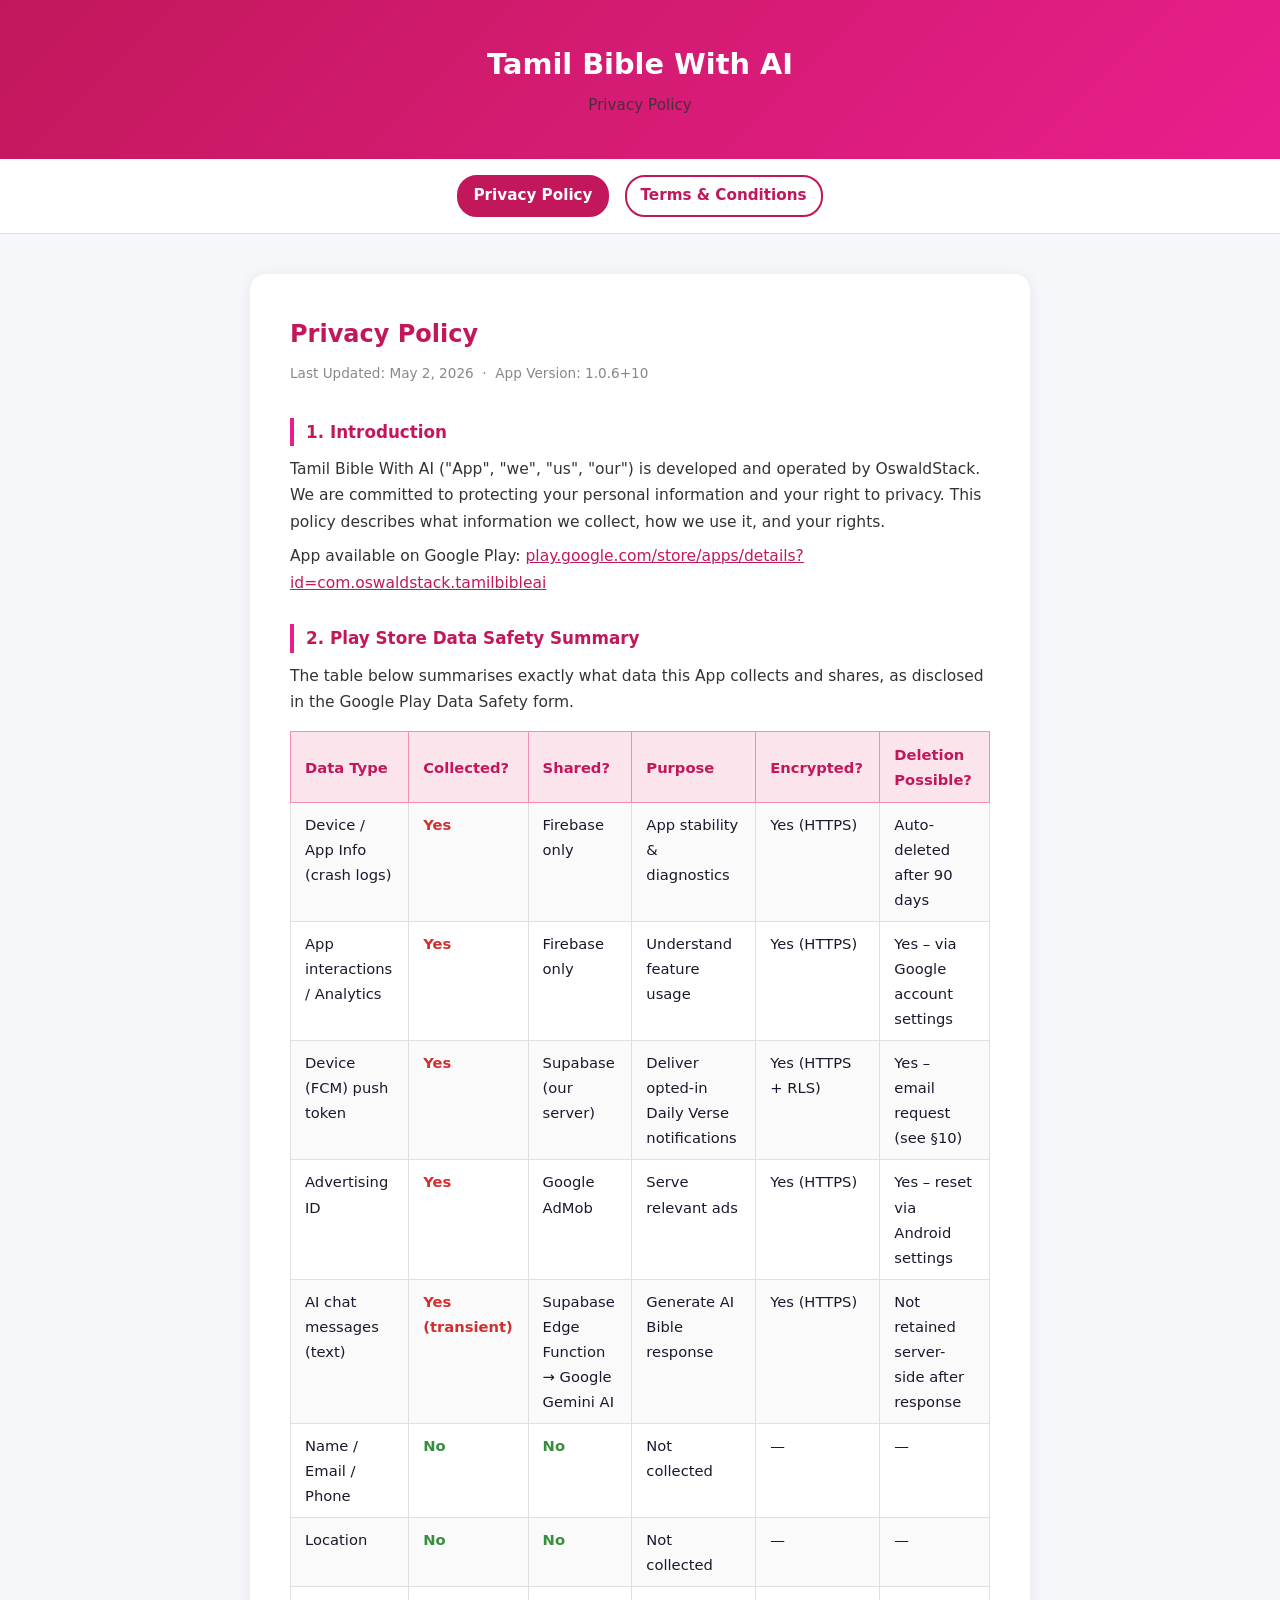
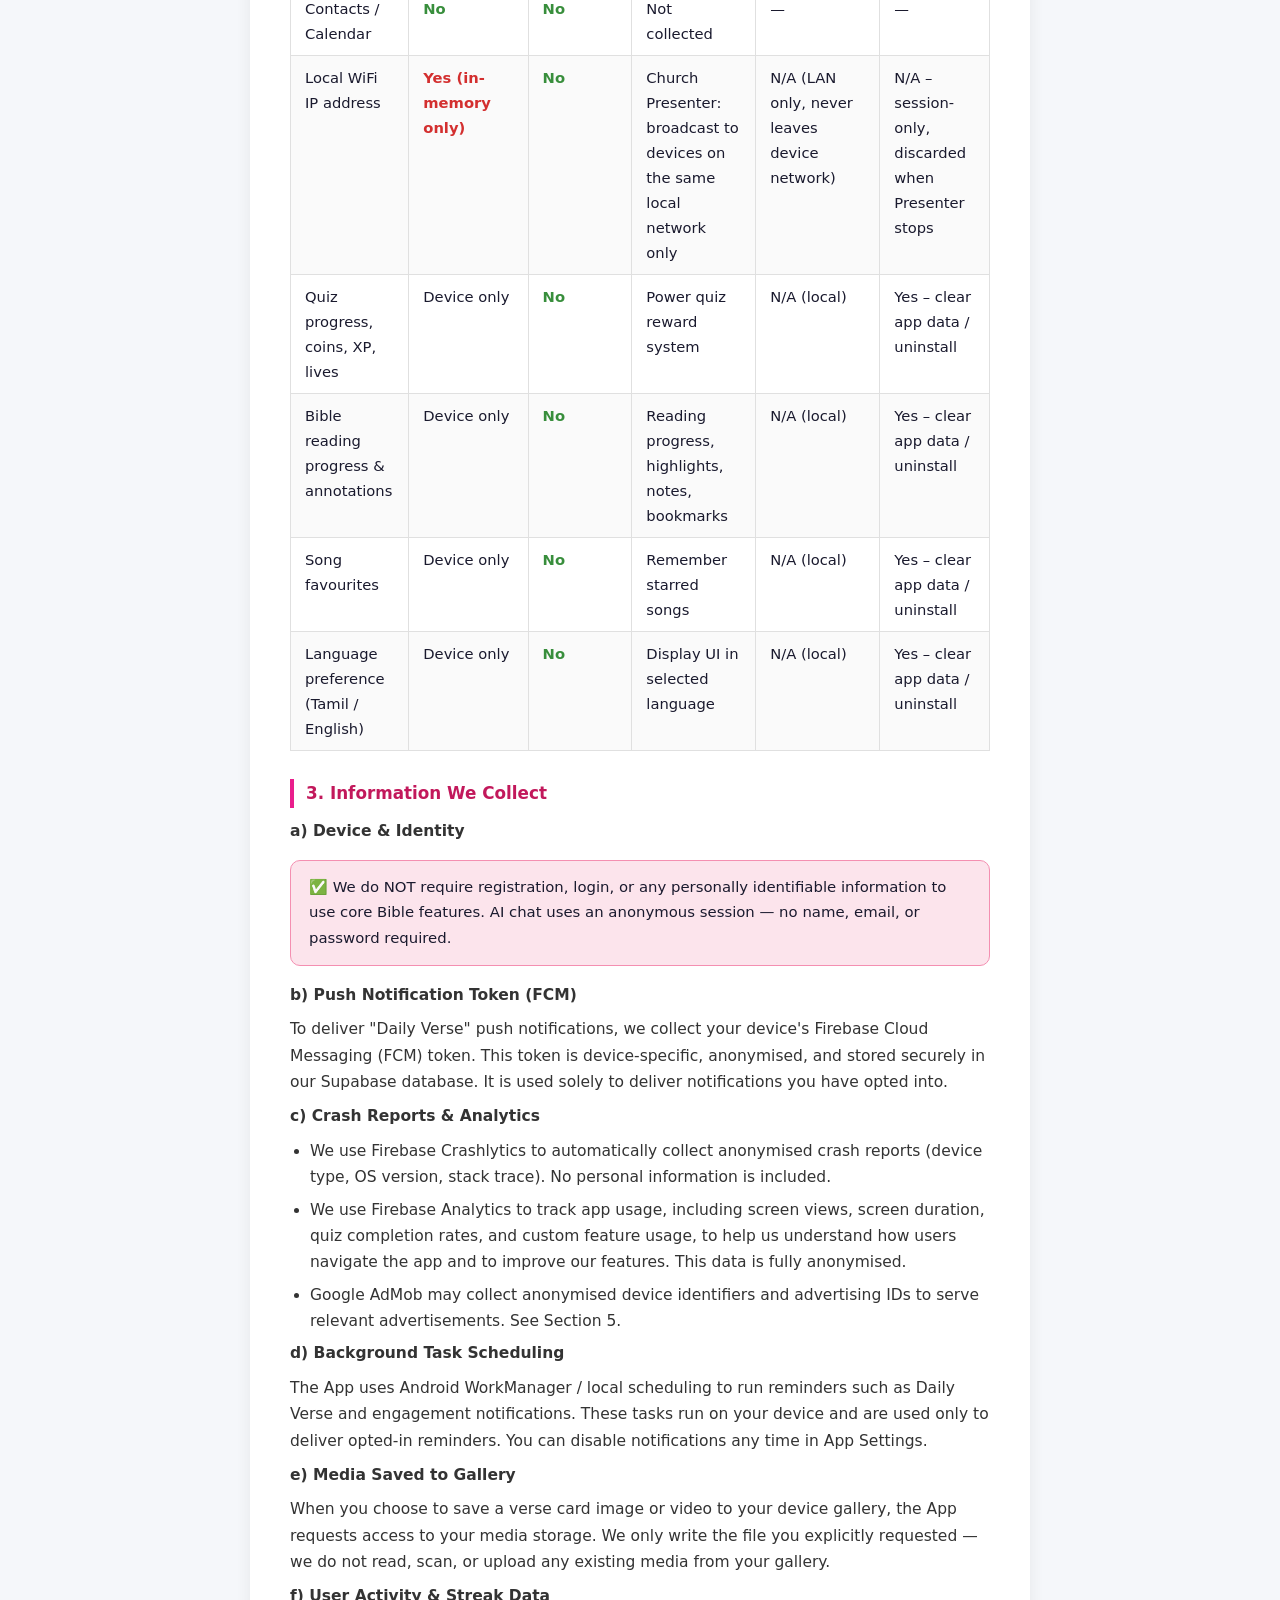
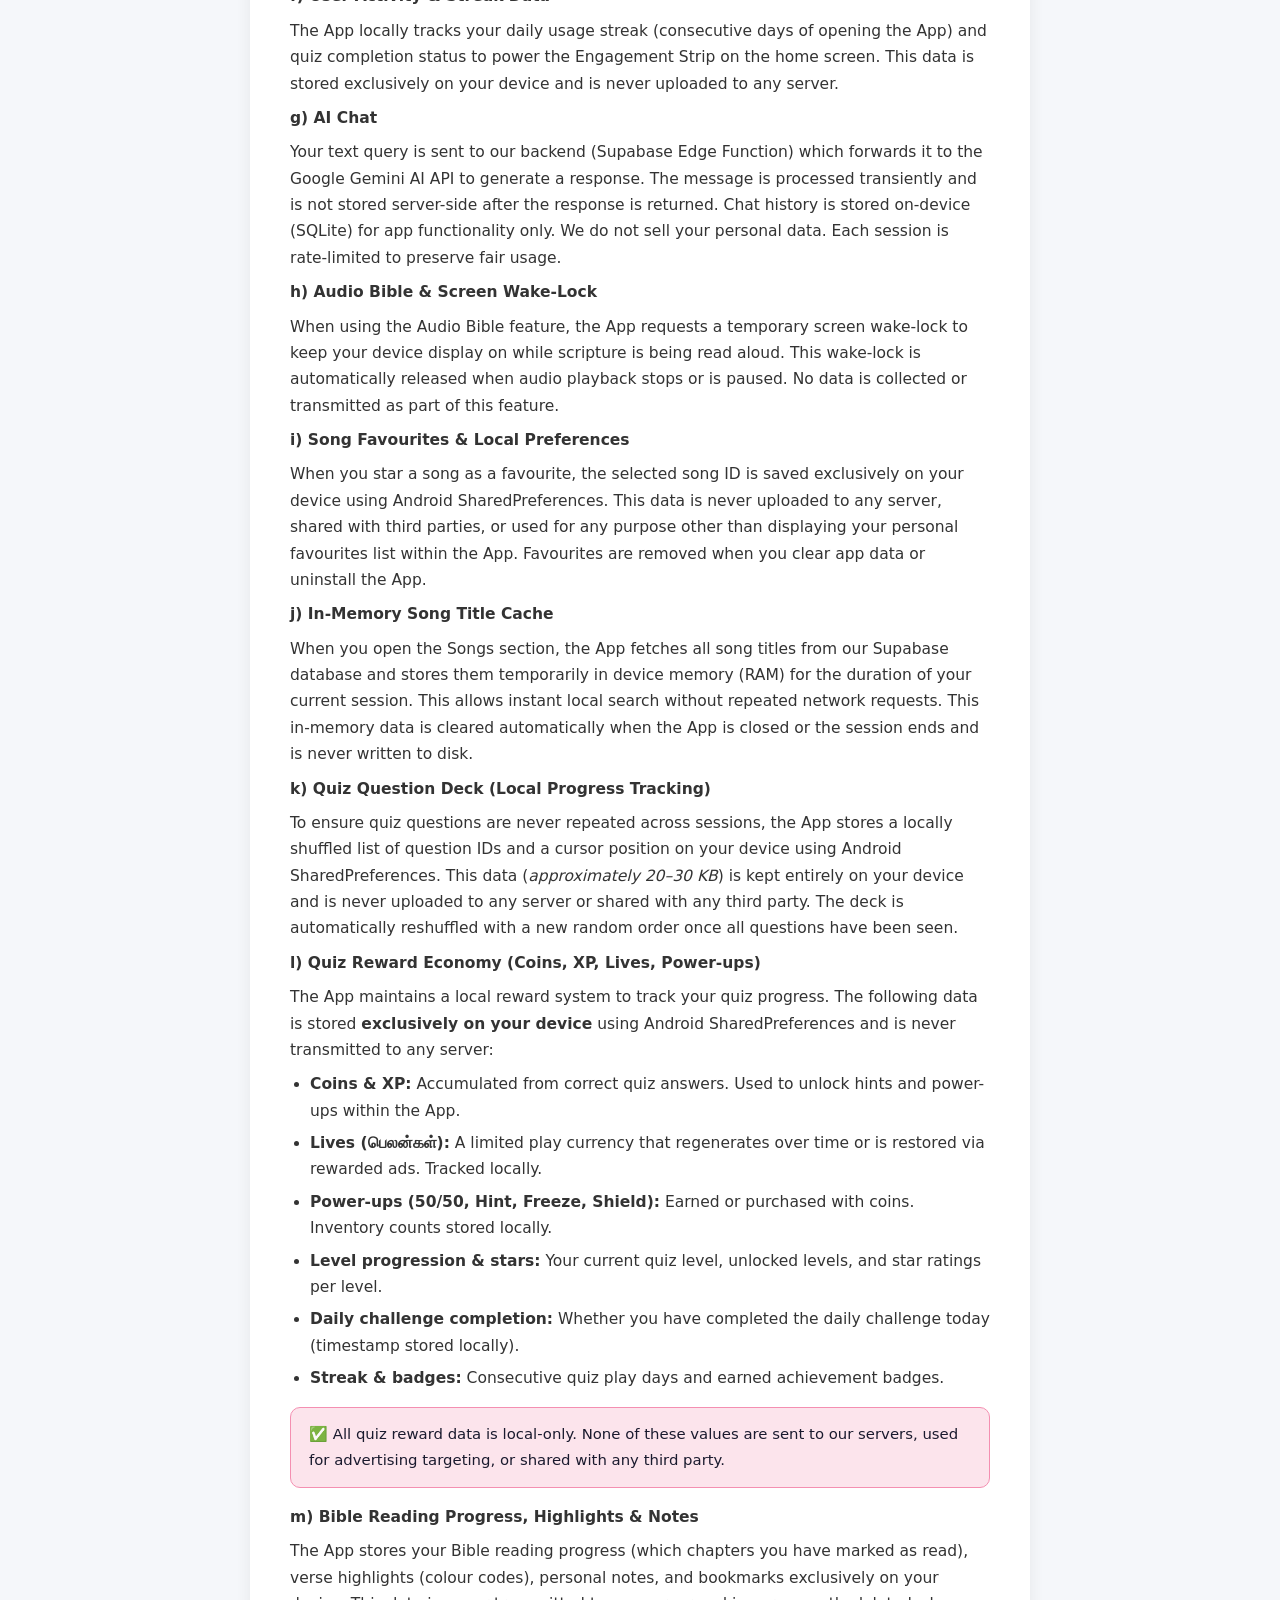
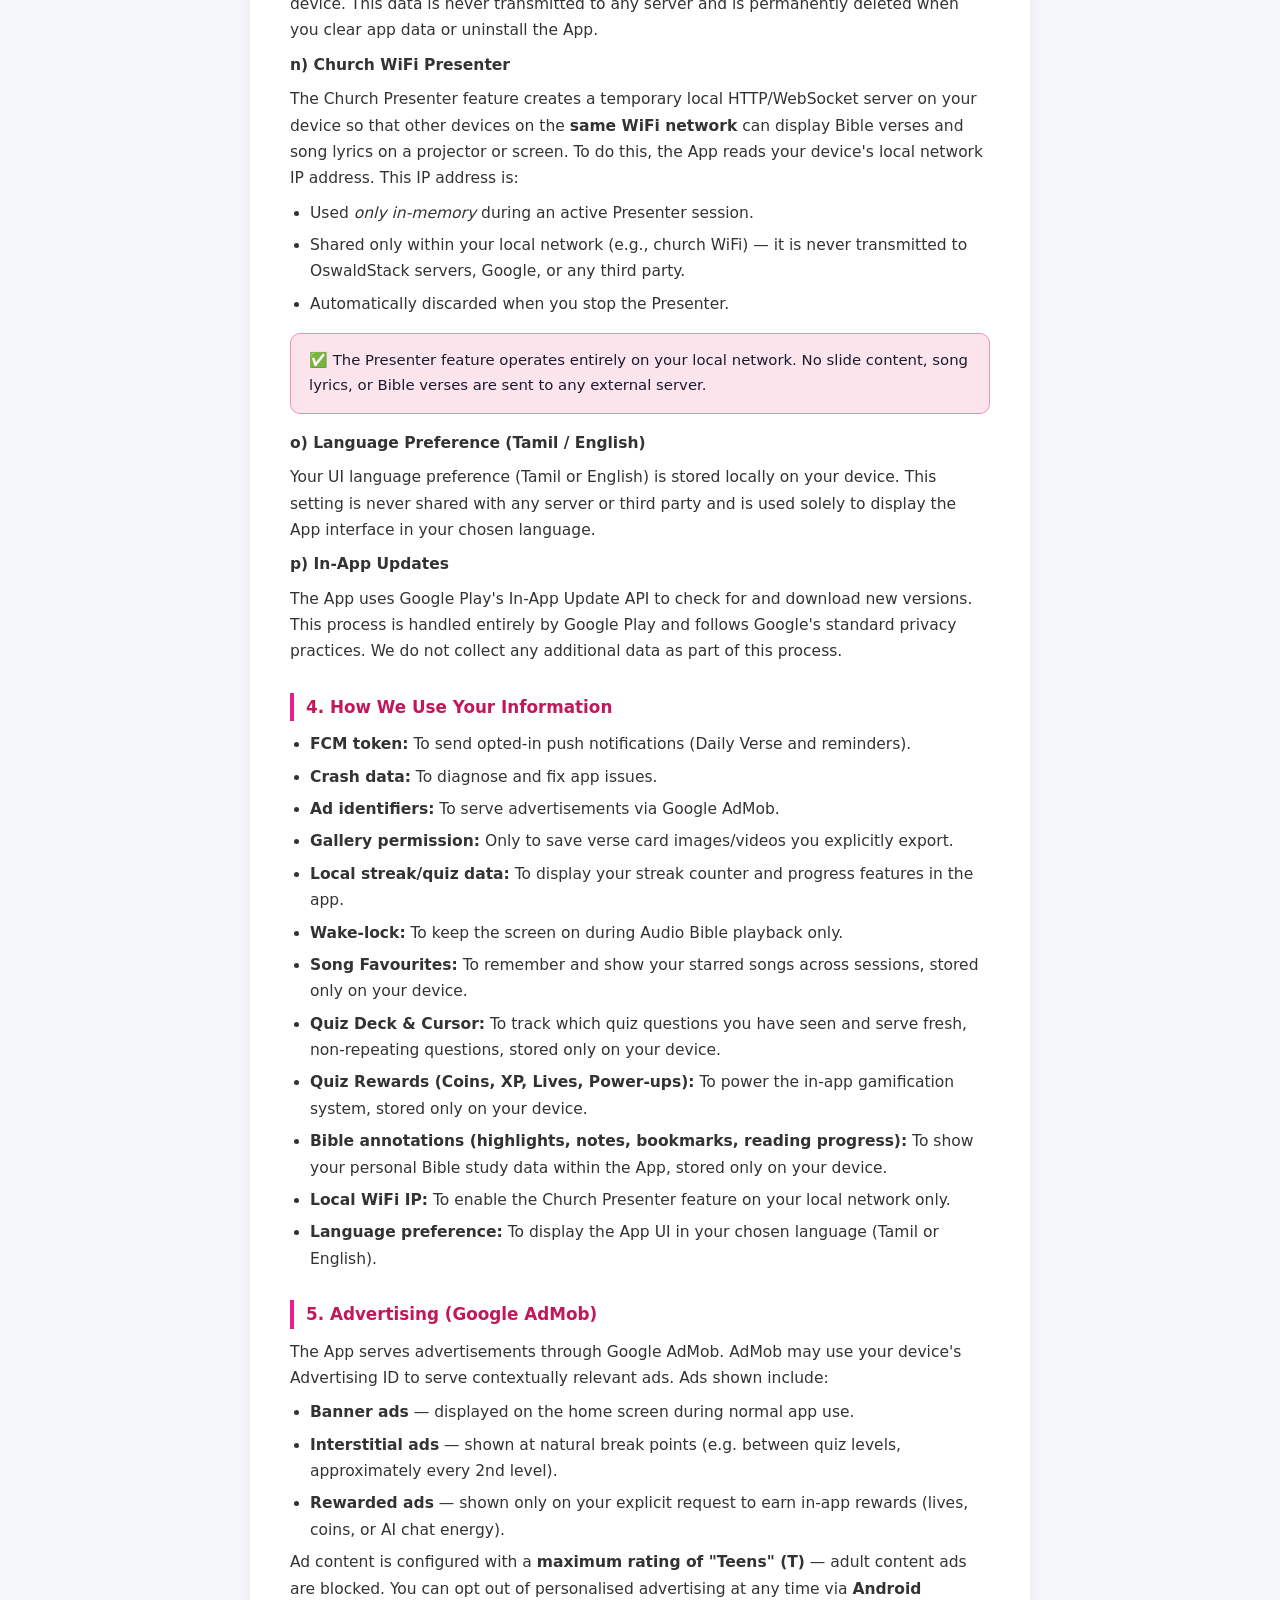
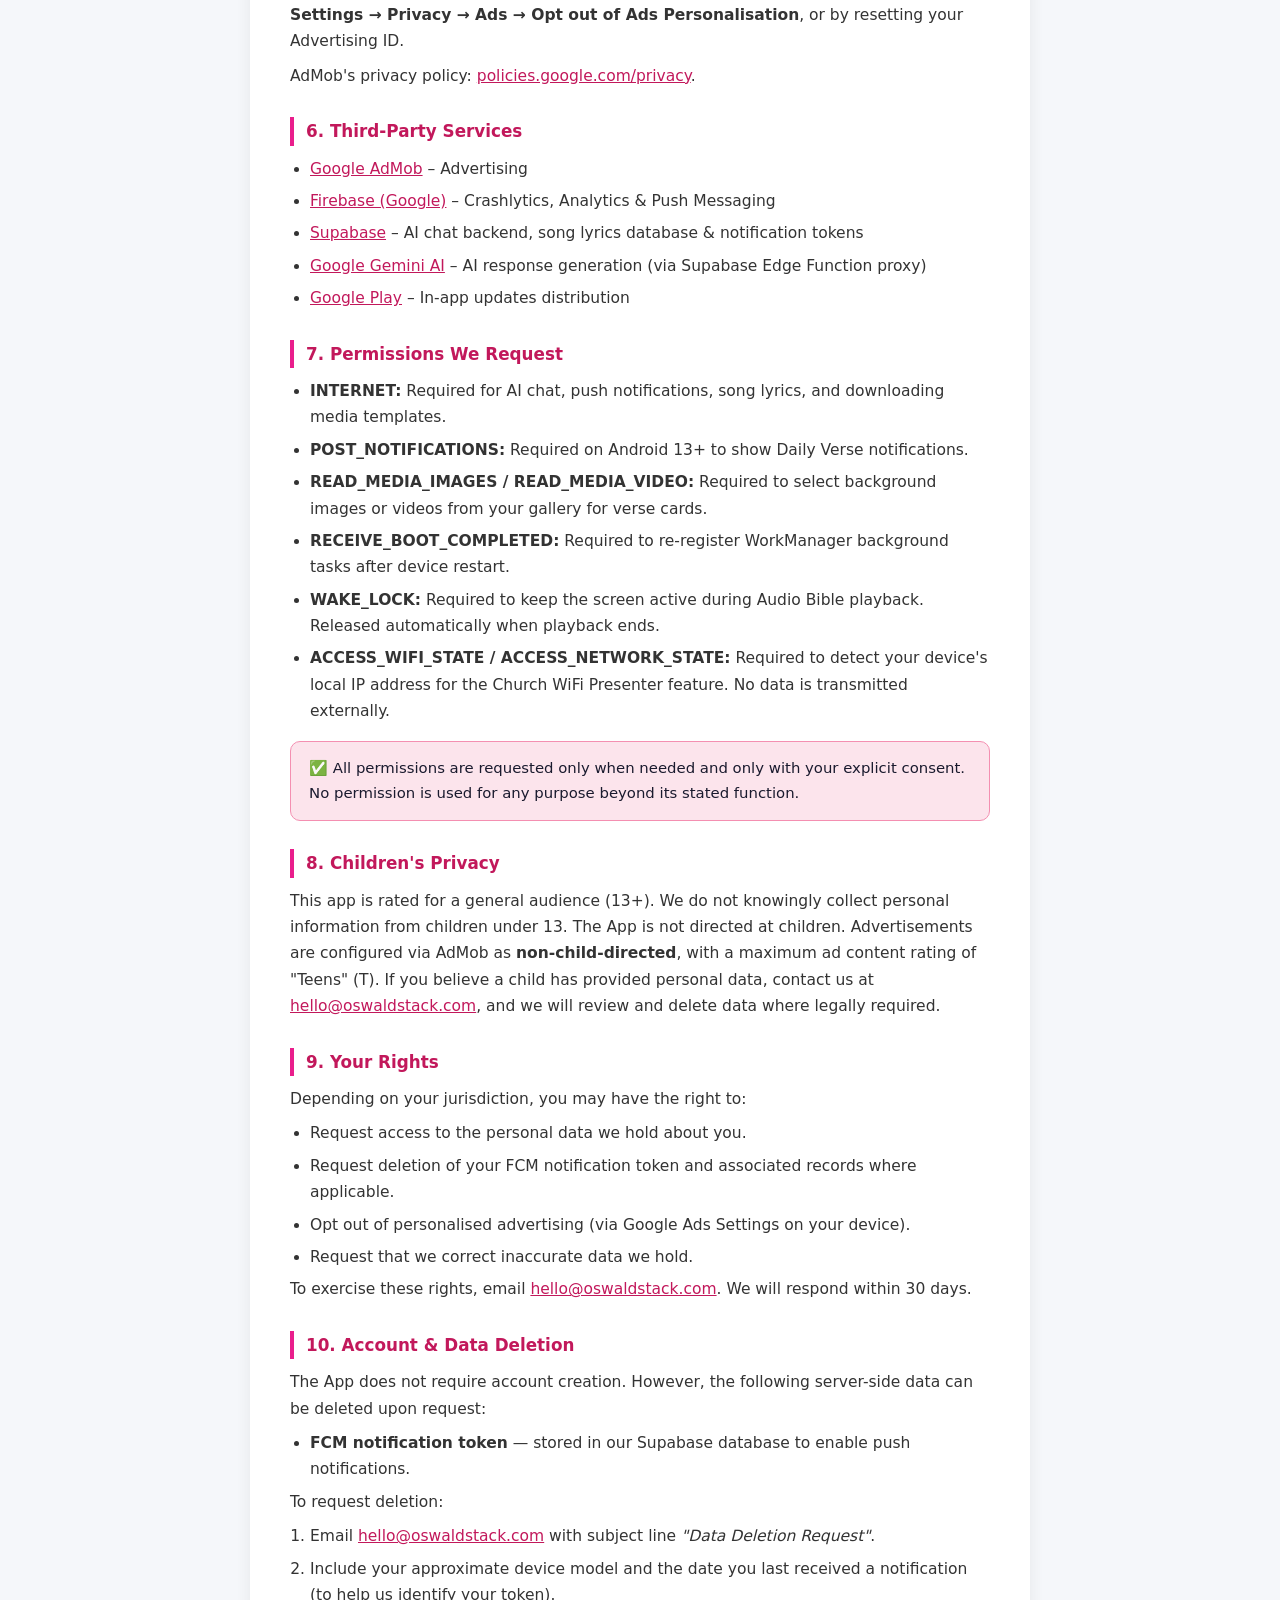
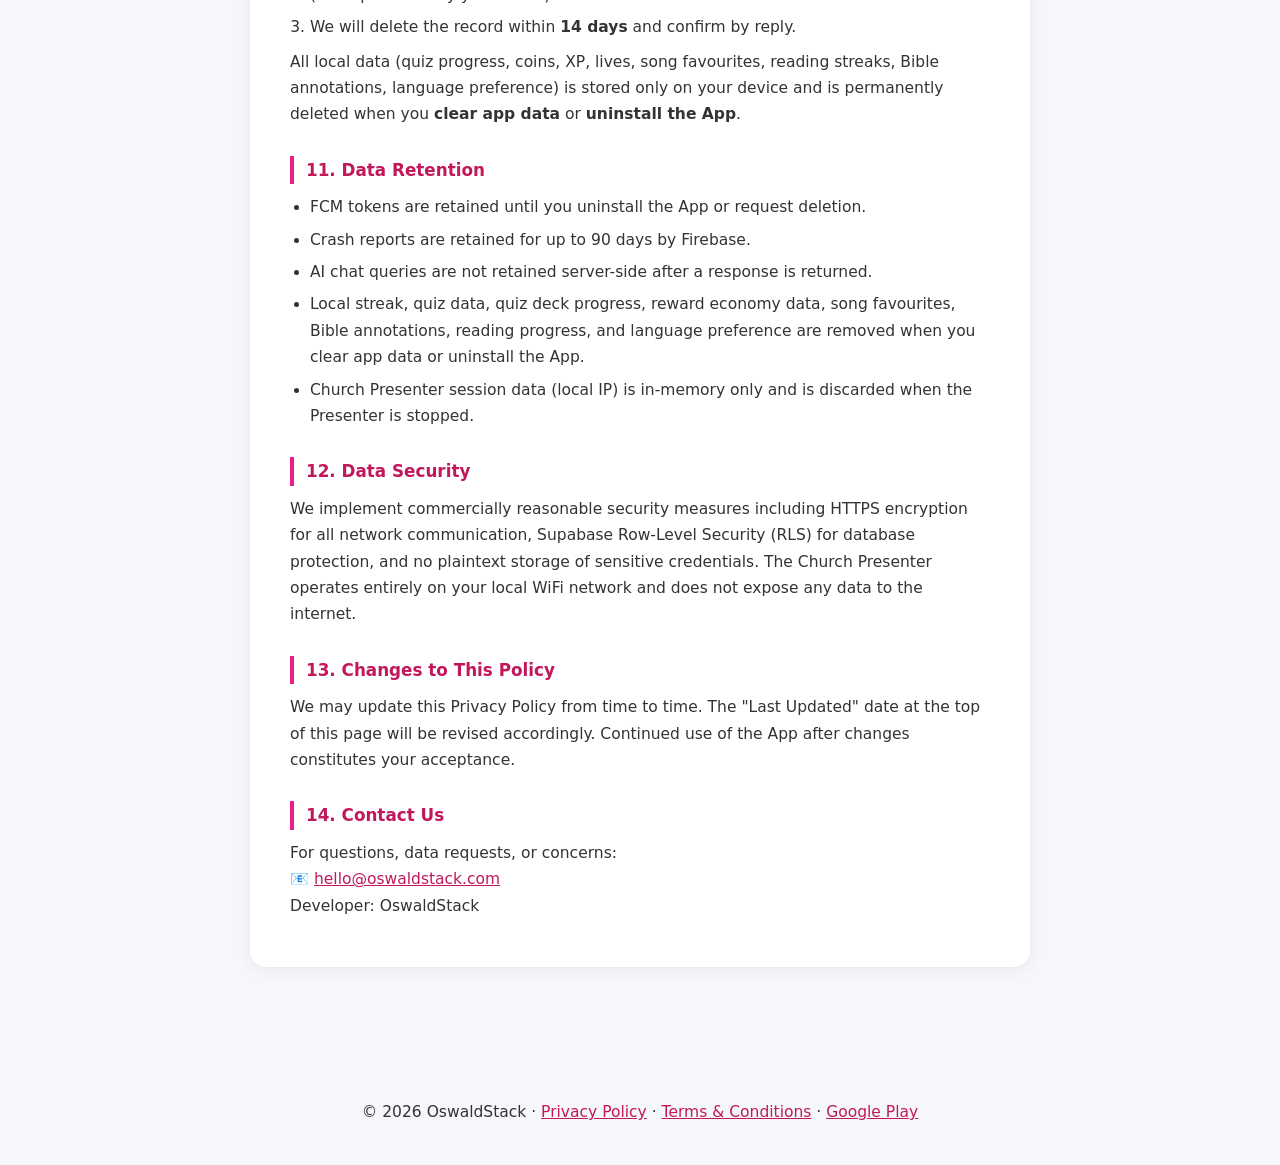
<file: docs/privacy.html>
<!DOCTYPE html>
<html lang="en">
<head>
  <meta charset="UTF-8" />
  <meta name="viewport" content="width=device-width, initial-scale=1.0" />
  <title>Privacy Policy – Tamil Bible With AI</title>
  <style>
    * { box-sizing: border-box; margin: 0; padding: 0; }
    body {
      font-family: 'Segoe UI', system-ui, -apple-system, sans-serif;
      background: #f5f7fa;
      color: #1a1a2e;
      line-height: 1.7;
    }
    header {
      background: linear-gradient(135deg, #c2185b 0%, #e91e8c 100%);
      color: white;
      padding: 40px 24px 32px;
      text-align: center;
    }
    header h1 { font-size: 1.8rem; font-weight: 700; }
    header p  { font-size: 0.95rem; opacity: 0.85; margin-top: 4px; }
    nav {
      display: flex;
      justify-content: center;
      gap: 16px;
      padding: 16px;
      background: white;
      border-bottom: 1px solid #e0e0e0;
      position: sticky;
      top: 0;
      z-index: 10;
    }
    nav a {
      color: #c2185b;
      text-decoration: none;
      font-weight: 600;
      font-size: 0.95rem;
      padding: 6px 14px;
      border-radius: 20px;
      border: 2px solid #c2185b;
      transition: all 0.2s;
    }
    nav a:hover, nav a.active {
      background: #c2185b;
      color: white;
    }
    .container {
      max-width: 820px;
      margin: 40px auto;
      padding: 0 20px 60px;
    }
    .card {
      background: white;
      border-radius: 16px;
      padding: 40px;
      box-shadow: 0 2px 16px rgba(0,0,0,0.07);
    }
    .card h2 {
      font-size: 1.5rem;
      color: #c2185b;
      margin-bottom: 8px;
    }
    .updated {
      color: #888;
      font-size: 0.85rem;
      margin-bottom: 32px;
      display: block;
    }
    h3 {
      font-size: 1.05rem;
      color: #c2185b;
      margin: 28px 0 10px;
      padding-left: 12px;
      border-left: 4px solid #e91e8c;
    }
    p, li { font-size: 0.97rem; color: #333; margin-bottom: 8px; }
    ul { padding-left: 20px; }
    li { margin-bottom: 6px; }
    a { color: #c2185b; }
    .highlight {
      background: #fce4ec;
      border: 1px solid #f48fb1;
      border-radius: 10px;
      padding: 14px 18px;
      margin: 16px 0;
      font-size: 0.93rem;
    }
    .warning {
      background: #fff8e1;
      border: 1px solid #ffe082;
      border-radius: 10px;
      padding: 14px 18px;
      margin: 16px 0;
      font-size: 0.93rem;
    }
    .data-table {
      width: 100%;
      border-collapse: collapse;
      margin: 16px 0;
      font-size: 0.92rem;
    }
    .data-table th {
      background: #fce4ec;
      color: #c2185b;
      padding: 10px 14px;
      text-align: left;
      border: 1px solid #f48fb1;
    }
    .data-table td {
      padding: 9px 14px;
      border: 1px solid #e0e0e0;
      vertical-align: top;
    }
    .data-table tr:nth-child(even) td { background: #fafafa; }
    .yes  { color: #d32f2f; font-weight: 700; }
    .no   { color: #388e3c; font-weight: 700; }
    footer {
      text-align: center;
      color: #aaa;
      font-size: 0.85rem;
      padding: 32px 16px;
    }
    footer a { color: #c2185b; }
    @media (max-width: 600px) {
      .card { padding: 24px 16px; }
      .data-table { font-size: 0.82rem; }
    }
  </style>
</head>
<body>

<header>
  <h1>Tamil Bible With AI</h1>
  <p>Privacy Policy</p>
</header>

<nav>
  <a href="privacy.html" class="active">Privacy Policy</a>
  <a href="terms.html">Terms &amp; Conditions</a>
</nav>

<div class="container">
  <div class="card">
    <h2>Privacy Policy</h2>
    <span class="updated">Last Updated: May 2, 2026 &nbsp;·&nbsp; App Version: 1.0.6+10</span>

    <h3>1. Introduction</h3>
    <p>Tamil Bible With AI ("App", "we", "us", "our") is developed and operated by OswaldStack. We are committed to protecting your personal information and your right to privacy. This policy describes what information we collect, how we use it, and your rights.</p>
    <p>App available on Google Play: <a href="https://play.google.com/store/apps/details?id=com.oswaldstack.tamilbibleai" target="_blank">play.google.com/store/apps/details?id=com.oswaldstack.tamilbibleai</a></p>

    <h3>2. Play Store Data Safety Summary</h3>
    <p>The table below summarises exactly what data this App collects and shares, as disclosed in the Google Play Data Safety form.</p>
    <table class="data-table">
      <tr>
        <th>Data Type</th>
        <th>Collected?</th>
        <th>Shared?</th>
        <th>Purpose</th>
        <th>Encrypted?</th>
        <th>Deletion Possible?</th>
      </tr>
      <tr>
        <td>Device / App Info (crash logs)</td>
        <td class="yes">Yes</td>
        <td>Firebase only</td>
        <td>App stability &amp; diagnostics</td>
        <td>Yes (HTTPS)</td>
        <td>Auto-deleted after 90 days</td>
      </tr>
      <tr>
        <td>App interactions / Analytics</td>
        <td class="yes">Yes</td>
        <td>Firebase only</td>
        <td>Understand feature usage</td>
        <td>Yes (HTTPS)</td>
        <td>Yes – via Google account settings</td>
      </tr>
      <tr>
        <td>Device (FCM) push token</td>
        <td class="yes">Yes</td>
        <td>Supabase (our server)</td>
        <td>Deliver opted-in Daily Verse notifications</td>
        <td>Yes (HTTPS + RLS)</td>
        <td>Yes – email request (see §10)</td>
      </tr>
      <tr>
        <td>Advertising ID</td>
        <td class="yes">Yes</td>
        <td>Google AdMob</td>
        <td>Serve relevant ads</td>
        <td>Yes (HTTPS)</td>
        <td>Yes – reset via Android settings</td>
      </tr>
      <tr>
        <td>AI chat messages (text)</td>
        <td class="yes">Yes (transient)</td>
        <td>Supabase Edge Function → Google Gemini AI</td>
        <td>Generate AI Bible response</td>
        <td>Yes (HTTPS)</td>
        <td>Not retained server-side after response</td>
      </tr>
      <tr>
        <td>Name / Email / Phone</td>
        <td class="no">No</td>
        <td class="no">No</td>
        <td>Not collected</td>
        <td>—</td>
        <td>—</td>
      </tr>
      <tr>
        <td>Location</td>
        <td class="no">No</td>
        <td class="no">No</td>
        <td>Not collected</td>
        <td>—</td>
        <td>—</td>
      </tr>
      <tr>
        <td>Contacts / Calendar</td>
        <td class="no">No</td>
        <td class="no">No</td>
        <td>Not collected</td>
        <td>—</td>
        <td>—</td>
      </tr>
      <tr>
        <td>Local WiFi IP address</td>
        <td class="yes">Yes (in-memory only)</td>
        <td class="no">No</td>
        <td>Church Presenter: broadcast to devices on the same local network only</td>
        <td>N/A (LAN only, never leaves device network)</td>
        <td>N/A – session-only, discarded when Presenter stops</td>
      </tr>
      <tr>
        <td>Quiz progress, coins, XP, lives</td>
        <td>Device only</td>
        <td class="no">No</td>
        <td>Power quiz reward system</td>
        <td>N/A (local)</td>
        <td>Yes – clear app data / uninstall</td>
      </tr>
      <tr>
        <td>Bible reading progress &amp; annotations</td>
        <td>Device only</td>
        <td class="no">No</td>
        <td>Reading progress, highlights, notes, bookmarks</td>
        <td>N/A (local)</td>
        <td>Yes – clear app data / uninstall</td>
      </tr>
      <tr>
        <td>Song favourites</td>
        <td>Device only</td>
        <td class="no">No</td>
        <td>Remember starred songs</td>
        <td>N/A (local)</td>
        <td>Yes – clear app data / uninstall</td>
      </tr>
      <tr>
        <td>Language preference (Tamil / English)</td>
        <td>Device only</td>
        <td class="no">No</td>
        <td>Display UI in selected language</td>
        <td>N/A (local)</td>
        <td>Yes – clear app data / uninstall</td>
      </tr>
    </table>

    <h3>3. Information We Collect</h3>

    <p><strong>a) Device &amp; Identity</strong></p>
    <div class="highlight">
      ✅ We do NOT require registration, login, or any personally identifiable information to use core Bible features. AI chat uses an anonymous session — no name, email, or password required.
    </div>

    <p><strong>b) Push Notification Token (FCM)</strong></p>
    <p>To deliver "Daily Verse" push notifications, we collect your device's Firebase Cloud Messaging (FCM) token. This token is device-specific, anonymised, and stored securely in our Supabase database. It is used solely to deliver notifications you have opted into.</p>

    <p><strong>c) Crash Reports &amp; Analytics</strong></p>
    <ul>
      <li>We use Firebase Crashlytics to automatically collect anonymised crash reports (device type, OS version, stack trace). No personal information is included.</li>
      <li>We use Firebase Analytics to track app usage, including screen views, screen duration, quiz completion rates, and custom feature usage, to help us understand how users navigate the app and to improve our features. This data is fully anonymised.</li>
      <li>Google AdMob may collect anonymised device identifiers and advertising IDs to serve relevant advertisements. See Section 5.</li>
    </ul>

    <p><strong>d) Background Task Scheduling</strong></p>
    <p>The App uses Android WorkManager / local scheduling to run reminders such as Daily Verse and engagement notifications. These tasks run on your device and are used only to deliver opted-in reminders. You can disable notifications any time in App Settings.</p>

    <p><strong>e) Media Saved to Gallery</strong></p>
    <p>When you choose to save a verse card image or video to your device gallery, the App requests access to your media storage. We only write the file you explicitly requested — we do not read, scan, or upload any existing media from your gallery.</p>

    <p><strong>f) User Activity &amp; Streak Data</strong></p>
    <p>The App locally tracks your daily usage streak (consecutive days of opening the App) and quiz completion status to power the Engagement Strip on the home screen. This data is stored exclusively on your device and is never uploaded to any server.</p>

    <p><strong>g) AI Chat</strong></p>
    <p>Your text query is sent to our backend (Supabase Edge Function) which forwards it to the Google Gemini AI API to generate a response. The message is processed transiently and is not stored server-side after the response is returned. Chat history is stored on-device (SQLite) for app functionality only. We do not sell your personal data. Each session is rate-limited to preserve fair usage.</p>

    <p><strong>h) Audio Bible &amp; Screen Wake-Lock</strong></p>
    <p>When using the Audio Bible feature, the App requests a temporary screen wake-lock to keep your device display on while scripture is being read aloud. This wake-lock is automatically released when audio playback stops or is paused. No data is collected or transmitted as part of this feature.</p>

    <p><strong>i) Song Favourites &amp; Local Preferences</strong></p>
    <p>When you star a song as a favourite, the selected song ID is saved exclusively on your device using Android SharedPreferences. This data is never uploaded to any server, shared with third parties, or used for any purpose other than displaying your personal favourites list within the App. Favourites are removed when you clear app data or uninstall the App.</p>

    <p><strong>j) In-Memory Song Title Cache</strong></p>
    <p>When you open the Songs section, the App fetches all song titles from our Supabase database and stores them temporarily in device memory (RAM) for the duration of your current session. This allows instant local search without repeated network requests. This in-memory data is cleared automatically when the App is closed or the session ends and is never written to disk.</p>

    <p><strong>k) Quiz Question Deck (Local Progress Tracking)</strong></p>
    <p>To ensure quiz questions are never repeated across sessions, the App stores a locally shuffled list of question IDs and a cursor position on your device using Android SharedPreferences. This data (<em>approximately 20–30 KB</em>) is kept entirely on your device and is never uploaded to any server or shared with any third party. The deck is automatically reshuffled with a new random order once all questions have been seen.</p>

    <p><strong>l) Quiz Reward Economy (Coins, XP, Lives, Power-ups)</strong></p>
    <p>The App maintains a local reward system to track your quiz progress. The following data is stored <strong>exclusively on your device</strong> using Android SharedPreferences and is never transmitted to any server:</p>
    <ul>
      <li><strong>Coins &amp; XP:</strong> Accumulated from correct quiz answers. Used to unlock hints and power-ups within the App.</li>
      <li><strong>Lives (பெலன்கள்):</strong> A limited play currency that regenerates over time or is restored via rewarded ads. Tracked locally.</li>
      <li><strong>Power-ups (50/50, Hint, Freeze, Shield):</strong> Earned or purchased with coins. Inventory counts stored locally.</li>
      <li><strong>Level progression &amp; stars:</strong> Your current quiz level, unlocked levels, and star ratings per level.</li>
      <li><strong>Daily challenge completion:</strong> Whether you have completed the daily challenge today (timestamp stored locally).</li>
      <li><strong>Streak &amp; badges:</strong> Consecutive quiz play days and earned achievement badges.</li>
    </ul>
    <div class="highlight">
      ✅ All quiz reward data is local-only. None of these values are sent to our servers, used for advertising targeting, or shared with any third party.
    </div>

    <p><strong>m) Bible Reading Progress, Highlights &amp; Notes</strong></p>
    <p>The App stores your Bible reading progress (which chapters you have marked as read), verse highlights (colour codes), personal notes, and bookmarks exclusively on your device. This data is never transmitted to any server and is permanently deleted when you clear app data or uninstall the App.</p>

    <p><strong>n) Church WiFi Presenter</strong></p>
    <p>The Church Presenter feature creates a temporary local HTTP/WebSocket server on your device so that other devices on the <strong>same WiFi network</strong> can display Bible verses and song lyrics on a projector or screen. To do this, the App reads your device's local network IP address. This IP address is:</p>
    <ul>
      <li>Used <em>only in-memory</em> during an active Presenter session.</li>
      <li>Shared only within your local network (e.g., church WiFi) — it is never transmitted to OswaldStack servers, Google, or any third party.</li>
      <li>Automatically discarded when you stop the Presenter.</li>
    </ul>
    <div class="highlight">
      ✅ The Presenter feature operates entirely on your local network. No slide content, song lyrics, or Bible verses are sent to any external server.
    </div>

    <p><strong>o) Language Preference (Tamil / English)</strong></p>
    <p>Your UI language preference (Tamil or English) is stored locally on your device. This setting is never shared with any server or third party and is used solely to display the App interface in your chosen language.</p>

    <p><strong>p) In-App Updates</strong></p>
    <p>The App uses Google Play's In-App Update API to check for and download new versions. This process is handled entirely by Google Play and follows Google's standard privacy practices. We do not collect any additional data as part of this process.</p>

    <h3>4. How We Use Your Information</h3>
    <ul>
      <li><strong>FCM token:</strong> To send opted-in push notifications (Daily Verse and reminders).</li>
      <li><strong>Crash data:</strong> To diagnose and fix app issues.</li>
      <li><strong>Ad identifiers:</strong> To serve advertisements via Google AdMob.</li>
      <li><strong>Gallery permission:</strong> Only to save verse card images/videos you explicitly export.</li>
      <li><strong>Local streak/quiz data:</strong> To display your streak counter and progress features in the app.</li>
      <li><strong>Wake-lock:</strong> To keep the screen on during Audio Bible playback only.</li>
      <li><strong>Song Favourites:</strong> To remember and show your starred songs across sessions, stored only on your device.</li>
      <li><strong>Quiz Deck &amp; Cursor:</strong> To track which quiz questions you have seen and serve fresh, non-repeating questions, stored only on your device.</li>
      <li><strong>Quiz Rewards (Coins, XP, Lives, Power-ups):</strong> To power the in-app gamification system, stored only on your device.</li>
      <li><strong>Bible annotations (highlights, notes, bookmarks, reading progress):</strong> To show your personal Bible study data within the App, stored only on your device.</li>
      <li><strong>Local WiFi IP:</strong> To enable the Church Presenter feature on your local network only.</li>
      <li><strong>Language preference:</strong> To display the App UI in your chosen language (Tamil or English).</li>
    </ul>

    <h3>5. Advertising (Google AdMob)</h3>
    <p>The App serves advertisements through Google AdMob. AdMob may use your device's Advertising ID to serve contextually relevant ads. Ads shown include:</p>
    <ul>
      <li><strong>Banner ads</strong> — displayed on the home screen during normal app use.</li>
      <li><strong>Interstitial ads</strong> — shown at natural break points (e.g. between quiz levels, approximately every 2nd level).</li>
      <li><strong>Rewarded ads</strong> — shown only on your explicit request to earn in-app rewards (lives, coins, or AI chat energy).</li>
    </ul>
    <p>Ad content is configured with a <strong>maximum rating of "Teens" (T)</strong> — adult content ads are blocked. You can opt out of personalised advertising at any time via <strong>Android Settings → Privacy → Ads → Opt out of Ads Personalisation</strong>, or by resetting your Advertising ID.</p>
    <p>AdMob's privacy policy: <a href="https://policies.google.com/privacy" target="_blank">policies.google.com/privacy</a>.</p>

    <h3>6. Third-Party Services</h3>
    <ul>
      <li><a href="https://policies.google.com/privacy" target="_blank">Google AdMob</a> – Advertising</li>
      <li><a href="https://firebase.google.com/support/privacy" target="_blank">Firebase (Google)</a> – Crashlytics, Analytics &amp; Push Messaging</li>
      <li><a href="https://supabase.com/privacy" target="_blank">Supabase</a> – AI chat backend, song lyrics database &amp; notification tokens</li>
      <li><a href="https://policies.google.com/privacy" target="_blank">Google Gemini AI</a> – AI response generation (via Supabase Edge Function proxy)</li>
      <li><a href="https://play.google.com/about/play-terms/" target="_blank">Google Play</a> – In-app updates distribution</li>
    </ul>

    <h3>7. Permissions We Request</h3>
    <ul>
      <li><strong>INTERNET:</strong> Required for AI chat, push notifications, song lyrics, and downloading media templates.</li>
      <li><strong>POST_NOTIFICATIONS:</strong> Required on Android 13+ to show Daily Verse notifications.</li>
      <li><strong>READ_MEDIA_IMAGES / READ_MEDIA_VIDEO:</strong> Required to select background images or videos from your gallery for verse cards.</li>
      <li><strong>RECEIVE_BOOT_COMPLETED:</strong> Required to re-register WorkManager background tasks after device restart.</li>
      <li><strong>WAKE_LOCK:</strong> Required to keep the screen active during Audio Bible playback. Released automatically when playback ends.</li>
      <li><strong>ACCESS_WIFI_STATE / ACCESS_NETWORK_STATE:</strong> Required to detect your device's local IP address for the Church WiFi Presenter feature. No data is transmitted externally.</li>
    </ul>
    <div class="highlight">
      ✅ All permissions are requested only when needed and only with your explicit consent. No permission is used for any purpose beyond its stated function.
    </div>

    <h3>8. Children's Privacy</h3>
    <p>This app is rated for a general audience (13+). We do not knowingly collect personal information from children under 13. The App is not directed at children. Advertisements are configured via AdMob as <strong>non-child-directed</strong>, with a maximum ad content rating of "Teens" (T). If you believe a child has provided personal data, contact us at <a href="mailto:hello@oswaldstack.com">hello@oswaldstack.com</a>, and we will review and delete data where legally required.</p>

    <h3>9. Your Rights</h3>
    <p>Depending on your jurisdiction, you may have the right to:</p>
    <ul>
      <li>Request access to the personal data we hold about you.</li>
      <li>Request deletion of your FCM notification token and associated records where applicable.</li>
      <li>Opt out of personalised advertising (via Google Ads Settings on your device).</li>
      <li>Request that we correct inaccurate data we hold.</li>
    </ul>
    <p>To exercise these rights, email <a href="mailto:hello@oswaldstack.com">hello@oswaldstack.com</a>. We will respond within 30 days.</p>

    <h3>10. Account &amp; Data Deletion</h3>
    <p>The App does not require account creation. However, the following server-side data can be deleted upon request:</p>
    <ul>
      <li><strong>FCM notification token</strong> — stored in our Supabase database to enable push notifications.</li>
    </ul>
    <p>To request deletion:</p>
    <ol style="padding-left:20px; margin-bottom:8px;">
      <li>Email <a href="mailto:hello@oswaldstack.com">hello@oswaldstack.com</a> with subject line <em>"Data Deletion Request"</em>.</li>
      <li>Include your approximate device model and the date you last received a notification (to help us identify your token).</li>
      <li>We will delete the record within <strong>14 days</strong> and confirm by reply.</li>
    </ol>
    <p>All local data (quiz progress, coins, XP, lives, song favourites, reading streaks, Bible annotations, language preference) is stored only on your device and is permanently deleted when you <strong>clear app data</strong> or <strong>uninstall the App</strong>.</p>

    <h3>11. Data Retention</h3>
    <ul>
      <li>FCM tokens are retained until you uninstall the App or request deletion.</li>
      <li>Crash reports are retained for up to 90 days by Firebase.</li>
      <li>AI chat queries are not retained server-side after a response is returned.</li>
      <li>Local streak, quiz data, quiz deck progress, reward economy data, song favourites, Bible annotations, reading progress, and language preference are removed when you clear app data or uninstall the App.</li>
      <li>Church Presenter session data (local IP) is in-memory only and is discarded when the Presenter is stopped.</li>
    </ul>

    <h3>12. Data Security</h3>
    <p>We implement commercially reasonable security measures including HTTPS encryption for all network communication, Supabase Row-Level Security (RLS) for database protection, and no plaintext storage of sensitive credentials. The Church Presenter operates entirely on your local WiFi network and does not expose any data to the internet.</p>

    <h3>13. Changes to This Policy</h3>
    <p>We may update this Privacy Policy from time to time. The "Last Updated" date at the top of this page will be revised accordingly. Continued use of the App after changes constitutes your acceptance.</p>

    <h3>14. Contact Us</h3>
    <p>For questions, data requests, or concerns:<br/>
    📧 <a href="mailto:hello@oswaldstack.com">hello@oswaldstack.com</a><br/>
    Developer: OswaldStack</p>
  </div>
</div>

<footer>
  <p>&copy; 2026 OswaldStack · <a href="privacy.html">Privacy Policy</a> · <a href="terms.html">Terms &amp; Conditions</a> · <a href="https://play.google.com/store/apps/details?id=com.oswaldstack.tamilbibleai" target="_blank">Google Play</a></p>
</footer>

</body>
</html>
</file>
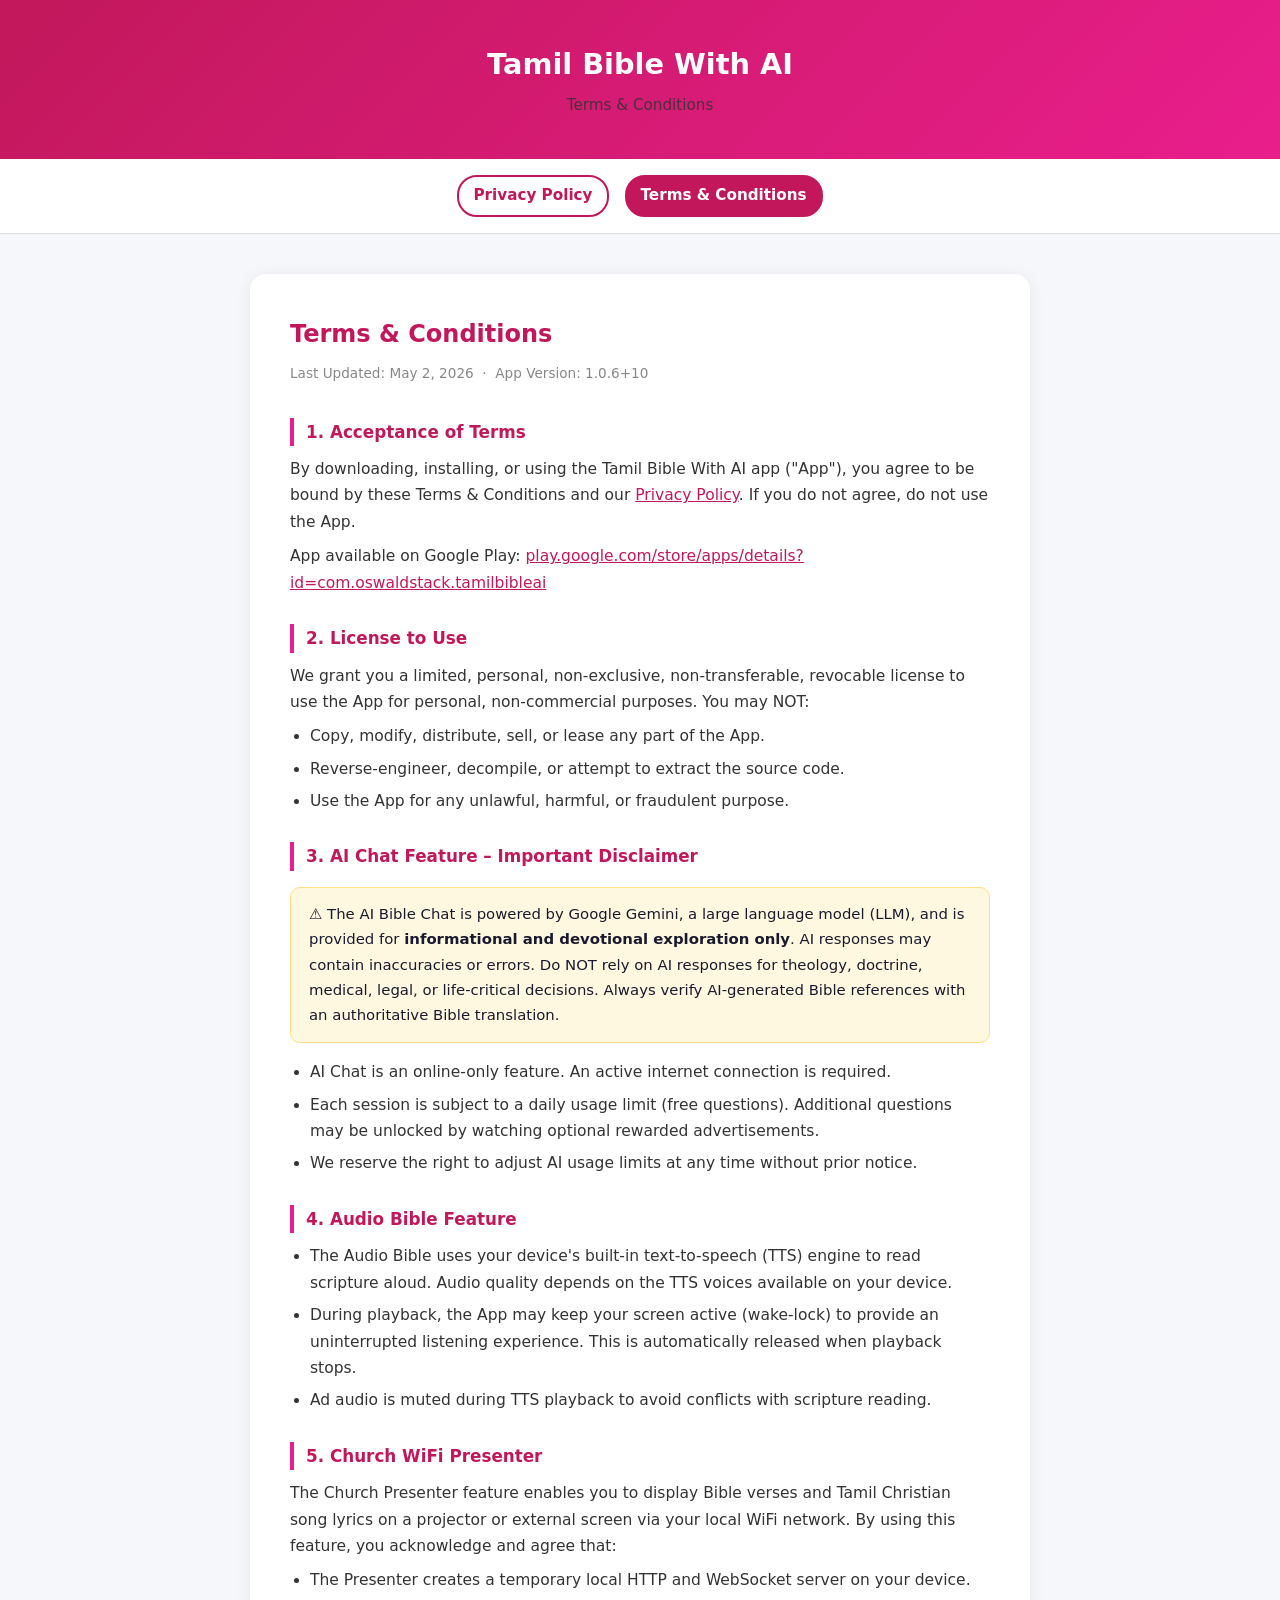
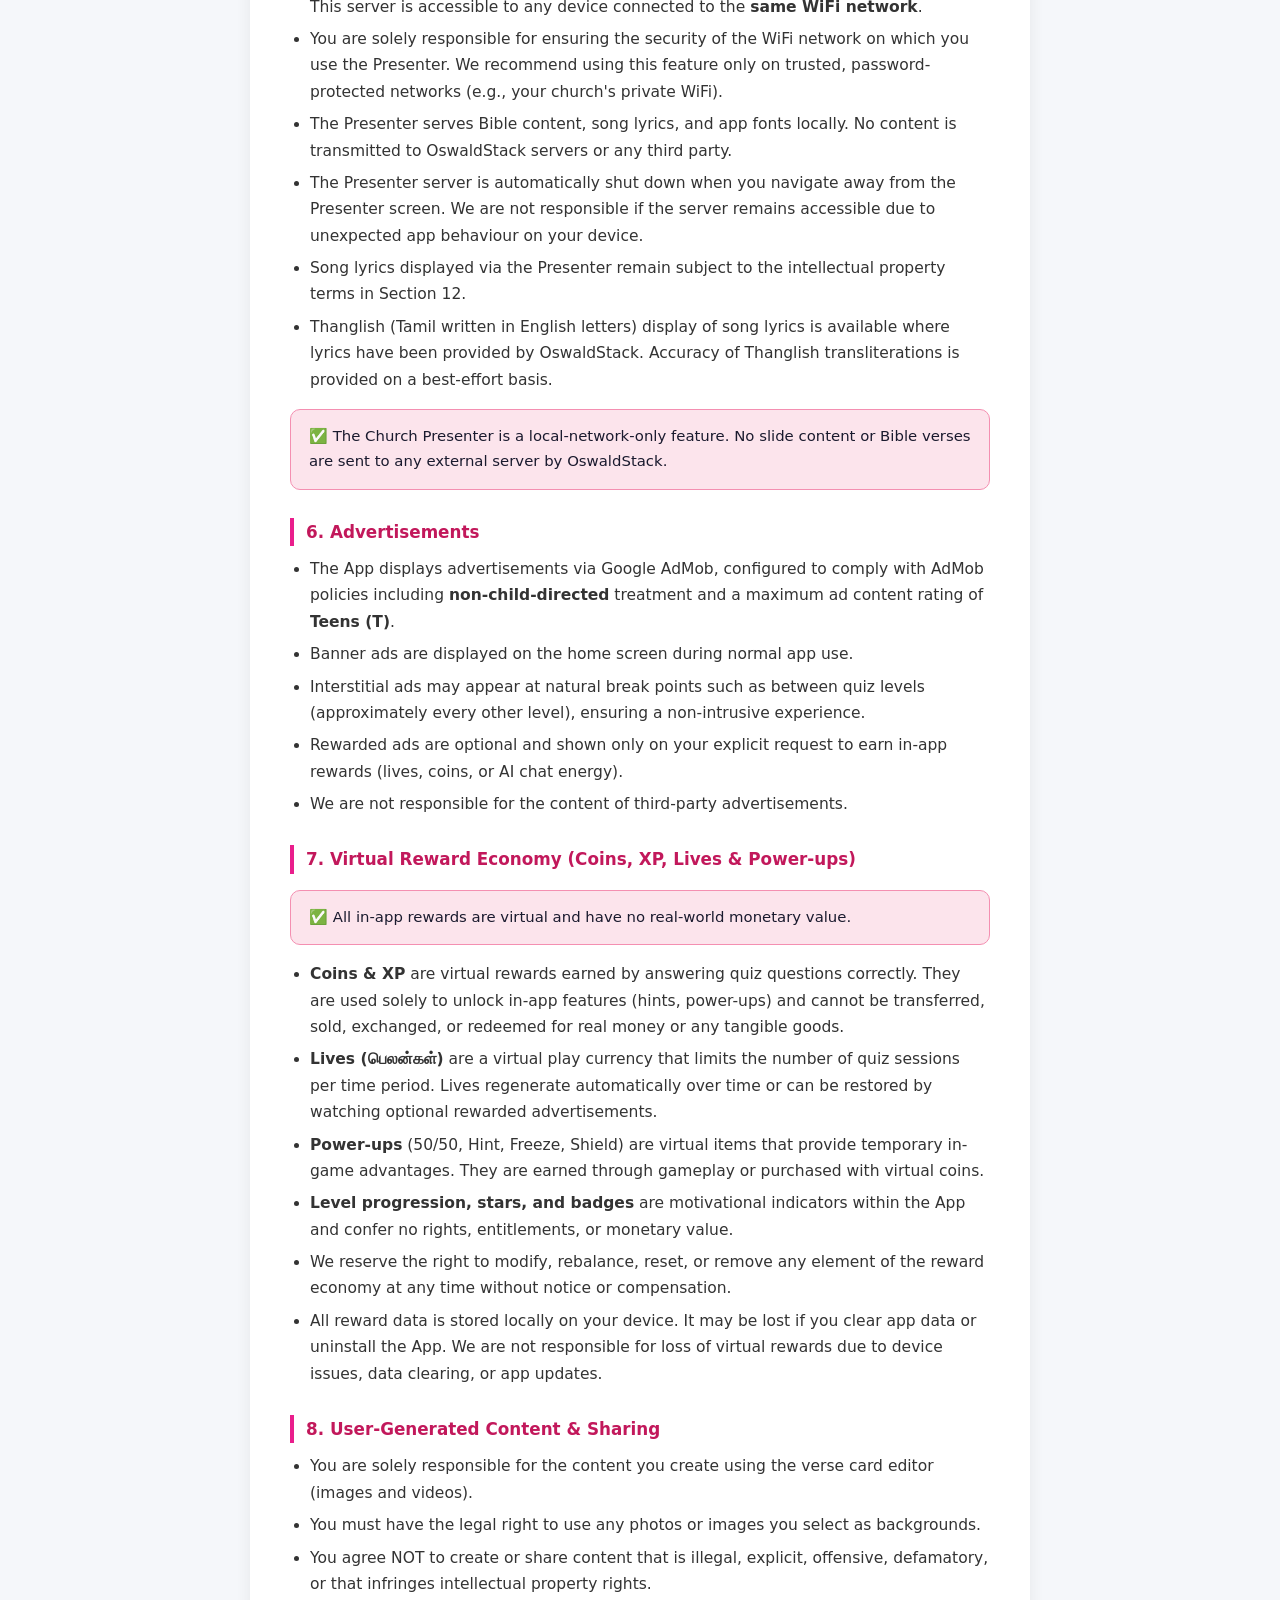
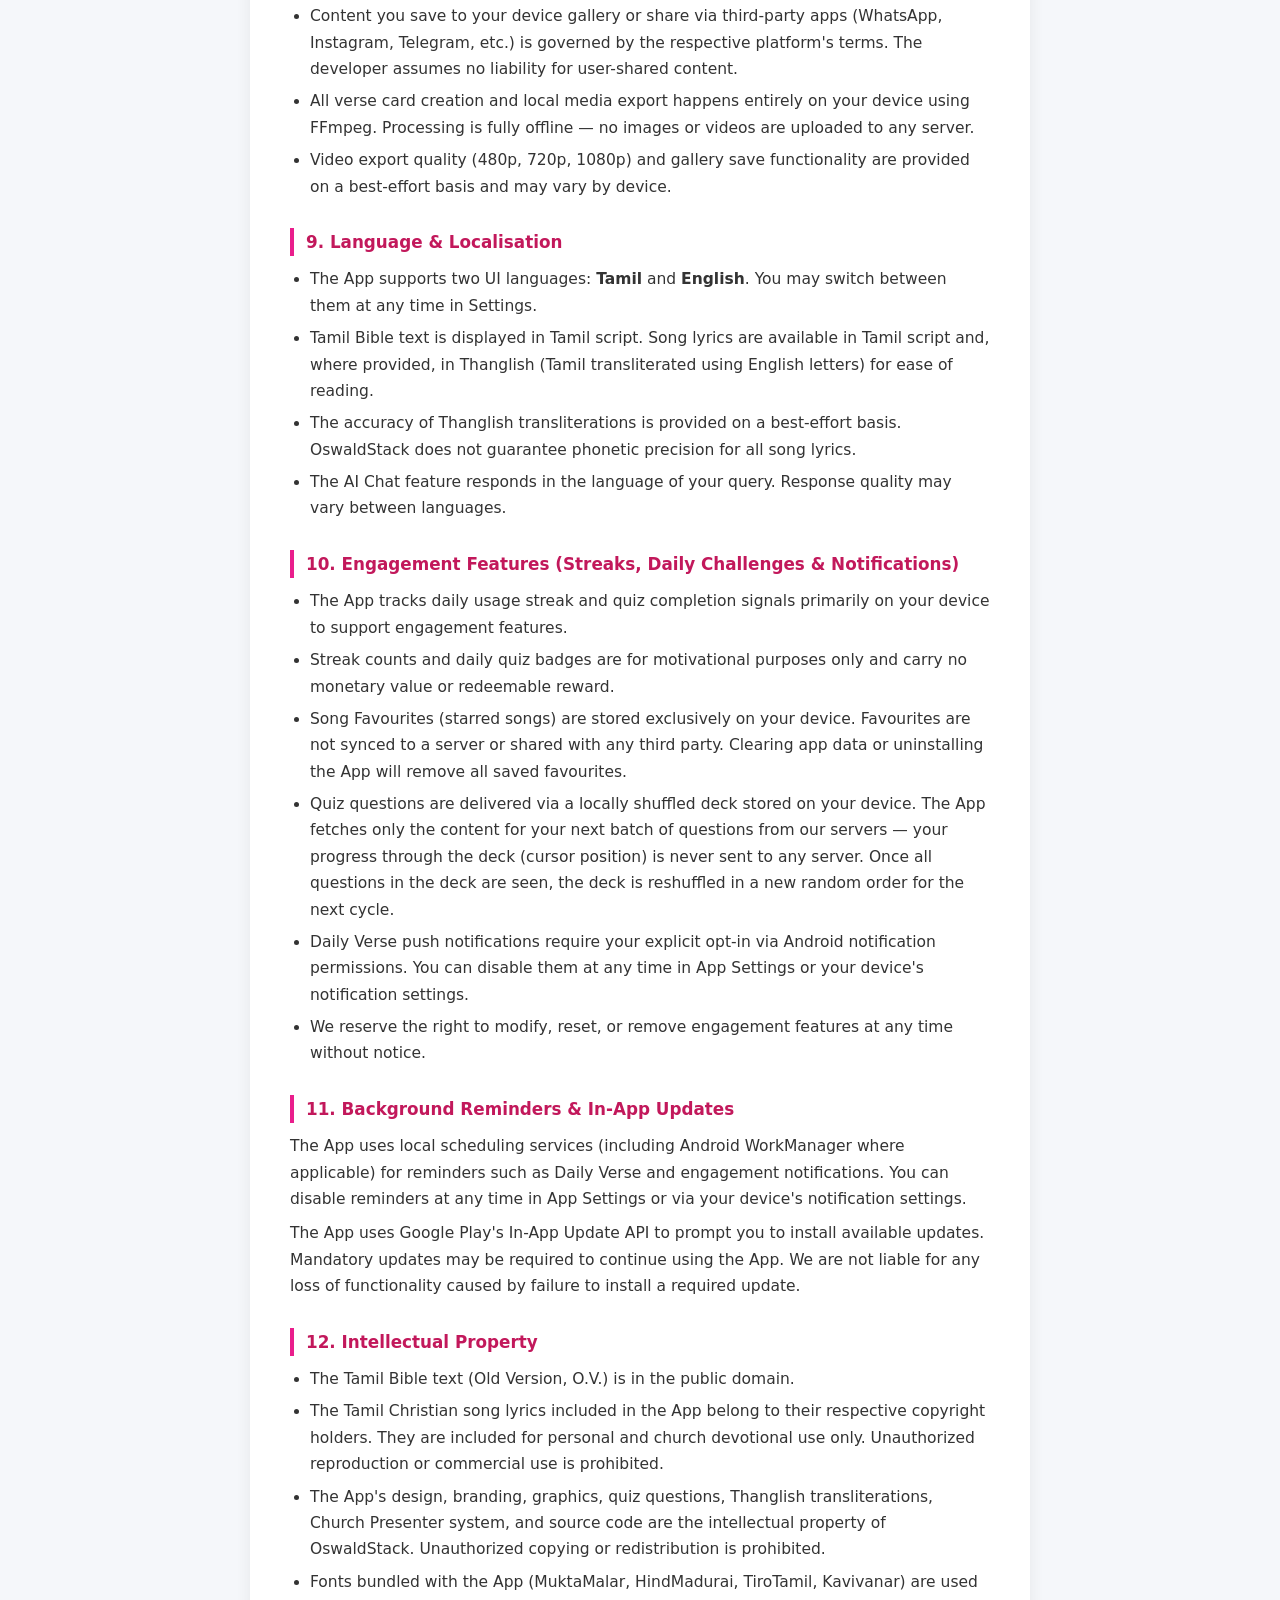
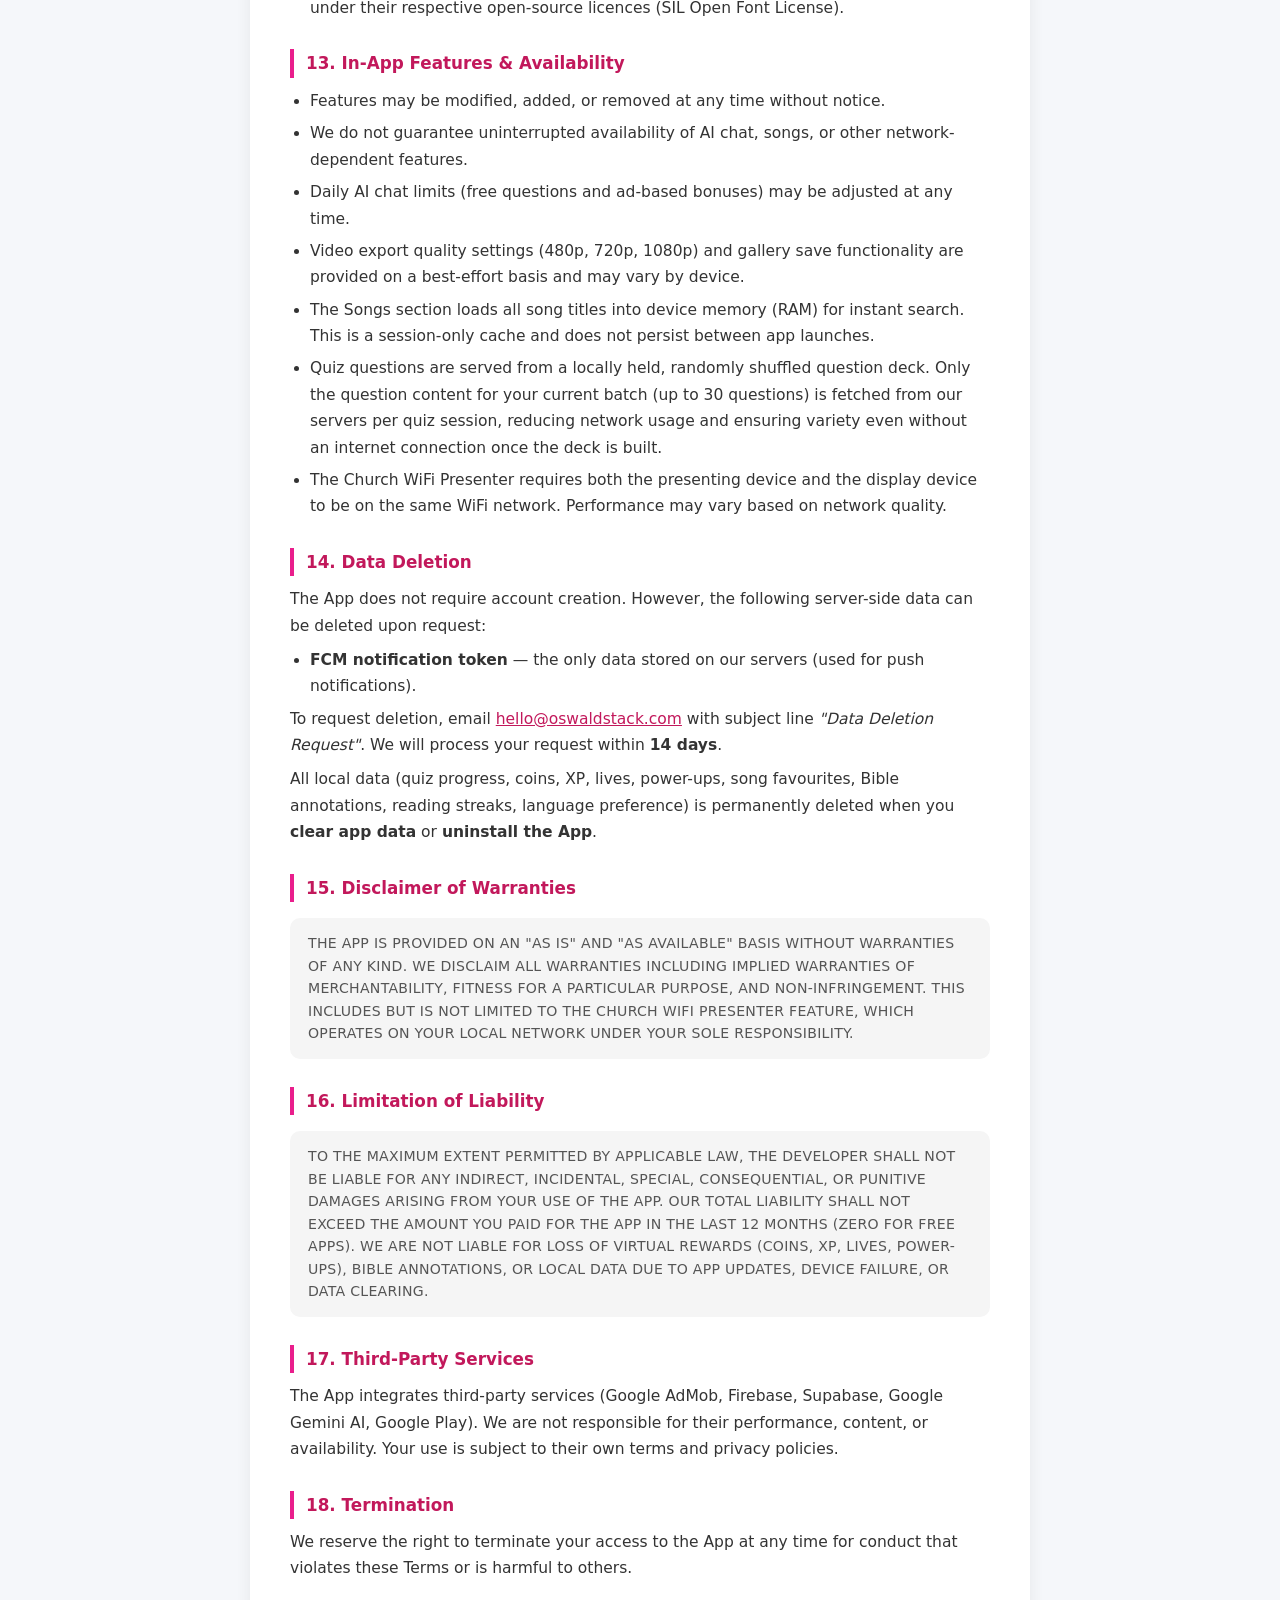
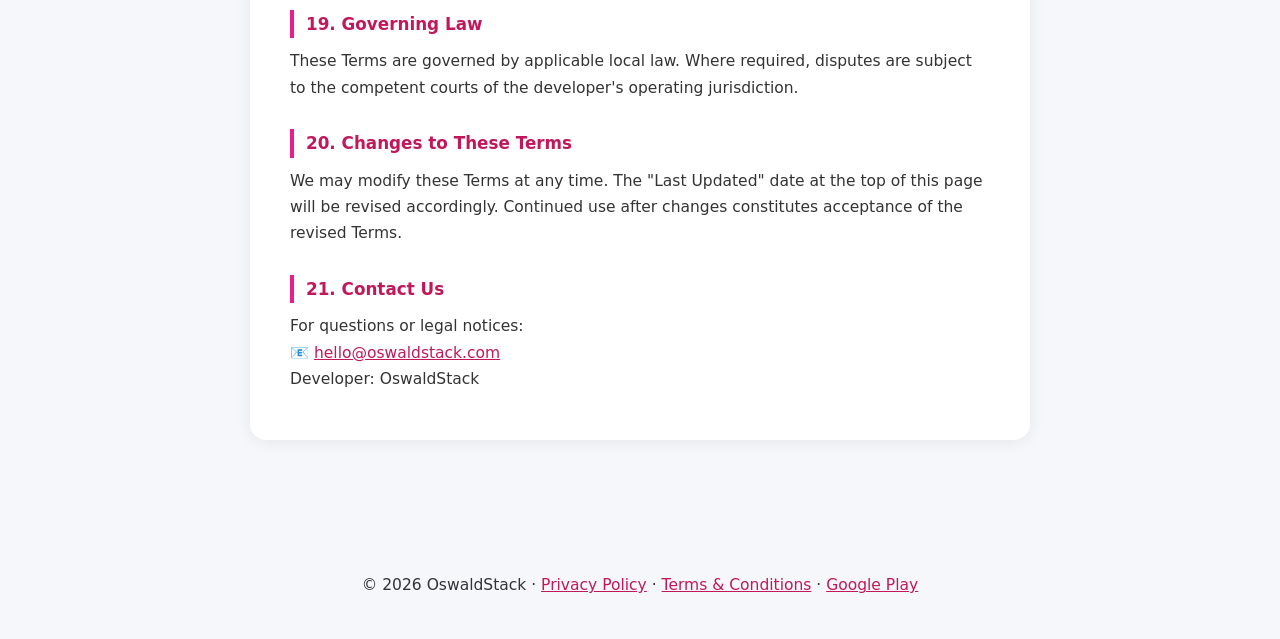
<file: docs/terms.html>
<!DOCTYPE html>
<html lang="en">
<head>
  <meta charset="UTF-8" />
  <meta name="viewport" content="width=device-width, initial-scale=1.0" />
  <title>Terms &amp; Conditions – Tamil Bible With AI</title>
  <style>
    * { box-sizing: border-box; margin: 0; padding: 0; }
    body {
      font-family: 'Segoe UI', system-ui, -apple-system, sans-serif;
      background: #f5f7fa;
      color: #1a1a2e;
      line-height: 1.7;
    }
    header {
      background: linear-gradient(135deg, #c2185b 0%, #e91e8c 100%);
      color: white;
      padding: 40px 24px 32px;
      text-align: center;
    }
    header h1 { font-size: 1.8rem; font-weight: 700; }
    header p  { font-size: 0.95rem; opacity: 0.85; margin-top: 4px; }
    nav {
      display: flex;
      justify-content: center;
      gap: 16px;
      padding: 16px;
      background: white;
      border-bottom: 1px solid #e0e0e0;
      position: sticky;
      top: 0;
      z-index: 10;
    }
    nav a {
      color: #c2185b;
      text-decoration: none;
      font-weight: 600;
      font-size: 0.95rem;
      padding: 6px 14px;
      border-radius: 20px;
      border: 2px solid #c2185b;
      transition: all 0.2s;
    }
    nav a:hover, nav a.active {
      background: #c2185b;
      color: white;
    }
    .container {
      max-width: 820px;
      margin: 40px auto;
      padding: 0 20px 60px;
    }
    .card {
      background: white;
      border-radius: 16px;
      padding: 40px;
      box-shadow: 0 2px 16px rgba(0,0,0,0.07);
    }
    .card h2 {
      font-size: 1.5rem;
      color: #c2185b;
      margin-bottom: 8px;
    }
    .updated {
      color: #888;
      font-size: 0.85rem;
      margin-bottom: 32px;
      display: block;
    }
    h3 {
      font-size: 1.05rem;
      color: #c2185b;
      margin: 28px 0 10px;
      padding-left: 12px;
      border-left: 4px solid #e91e8c;
    }
    p, li { font-size: 0.97rem; color: #333; margin-bottom: 8px; }
    ul, ol { padding-left: 20px; }
    li { margin-bottom: 6px; }
    a { color: #c2185b; }
    .warning {
      background: #fff8e1;
      border: 1px solid #ffe082;
      border-radius: 10px;
      padding: 14px 18px;
      margin: 16px 0;
      font-size: 0.93rem;
    }
    .highlight {
      background: #fce4ec;
      border: 1px solid #f48fb1;
      border-radius: 10px;
      padding: 14px 18px;
      margin: 16px 0;
      font-size: 0.93rem;
    }
    .legal {
      background: #f5f5f5;
      border-radius: 10px;
      padding: 14px 18px;
      margin: 16px 0;
      font-size: 0.88rem;
      color: #555;
      text-transform: uppercase;
      letter-spacing: 0.02em;
      line-height: 1.6;
    }
    footer {
      text-align: center;
      color: #aaa;
      font-size: 0.85rem;
      padding: 32px 16px;
    }
    footer a { color: #c2185b; }
    @media (max-width: 600px) {
      .card { padding: 24px 16px; }
    }
  </style>
</head>
<body>

<header>
  <h1>Tamil Bible With AI</h1>
  <p>Terms &amp; Conditions</p>
</header>

<nav>
  <a href="privacy.html">Privacy Policy</a>
  <a href="terms.html" class="active">Terms &amp; Conditions</a>
</nav>

<div class="container">
  <div class="card">
    <h2>Terms &amp; Conditions</h2>
    <span class="updated">Last Updated: May 2, 2026 &nbsp;·&nbsp; App Version: 1.0.6+10</span>

    <h3>1. Acceptance of Terms</h3>
    <p>By downloading, installing, or using the Tamil Bible With AI app ("App"), you agree to be bound by these Terms &amp; Conditions and our <a href="privacy.html">Privacy Policy</a>. If you do not agree, do not use the App.</p>
    <p>App available on Google Play: <a href="https://play.google.com/store/apps/details?id=com.oswaldstack.tamilbibleai" target="_blank">play.google.com/store/apps/details?id=com.oswaldstack.tamilbibleai</a></p>

    <h3>2. License to Use</h3>
    <p>We grant you a limited, personal, non-exclusive, non-transferable, revocable license to use the App for personal, non-commercial purposes. You may NOT:</p>
    <ul>
      <li>Copy, modify, distribute, sell, or lease any part of the App.</li>
      <li>Reverse-engineer, decompile, or attempt to extract the source code.</li>
      <li>Use the App for any unlawful, harmful, or fraudulent purpose.</li>
    </ul>

    <h3>3. AI Chat Feature – Important Disclaimer</h3>
    <div class="warning">
      ⚠️ The AI Bible Chat is powered by Google Gemini, a large language model (LLM), and is provided for <strong>informational and devotional exploration only</strong>. AI responses may contain inaccuracies or errors. Do NOT rely on AI responses for theology, doctrine, medical, legal, or life-critical decisions. Always verify AI-generated Bible references with an authoritative Bible translation.
    </div>
    <ul>
      <li>AI Chat is an online-only feature. An active internet connection is required.</li>
      <li>Each session is subject to a daily usage limit (free questions). Additional questions may be unlocked by watching optional rewarded advertisements.</li>
      <li>We reserve the right to adjust AI usage limits at any time without prior notice.</li>
    </ul>

    <h3>4. Audio Bible Feature</h3>
    <ul>
      <li>The Audio Bible uses your device's built-in text-to-speech (TTS) engine to read scripture aloud. Audio quality depends on the TTS voices available on your device.</li>
      <li>During playback, the App may keep your screen active (wake-lock) to provide an uninterrupted listening experience. This is automatically released when playback stops.</li>
      <li>Ad audio is muted during TTS playback to avoid conflicts with scripture reading.</li>
    </ul>

    <h3>5. Church WiFi Presenter</h3>
    <p>The Church Presenter feature enables you to display Bible verses and Tamil Christian song lyrics on a projector or external screen via your local WiFi network. By using this feature, you acknowledge and agree that:</p>
    <ul>
      <li>The Presenter creates a temporary local HTTP and WebSocket server on your device. This server is accessible to any device connected to the <strong>same WiFi network</strong>.</li>
      <li>You are solely responsible for ensuring the security of the WiFi network on which you use the Presenter. We recommend using this feature only on trusted, password-protected networks (e.g., your church's private WiFi).</li>
      <li>The Presenter serves Bible content, song lyrics, and app fonts locally. No content is transmitted to OswaldStack servers or any third party.</li>
      <li>The Presenter server is automatically shut down when you navigate away from the Presenter screen. We are not responsible if the server remains accessible due to unexpected app behaviour on your device.</li>
      <li>Song lyrics displayed via the Presenter remain subject to the intellectual property terms in Section 12.</li>
      <li>Thanglish (Tamil written in English letters) display of song lyrics is available where lyrics have been provided by OswaldStack. Accuracy of Thanglish transliterations is provided on a best-effort basis.</li>
    </ul>
    <div class="highlight">
      ✅ The Church Presenter is a local-network-only feature. No slide content or Bible verses are sent to any external server by OswaldStack.
    </div>

    <h3>6. Advertisements</h3>
    <ul>
      <li>The App displays advertisements via Google AdMob, configured to comply with AdMob policies including <strong>non-child-directed</strong> treatment and a maximum ad content rating of <strong>Teens (T)</strong>.</li>
      <li>Banner ads are displayed on the home screen during normal app use.</li>
      <li>Interstitial ads may appear at natural break points such as between quiz levels (approximately every other level), ensuring a non-intrusive experience.</li>
      <li>Rewarded ads are optional and shown only on your explicit request to earn in-app rewards (lives, coins, or AI chat energy).</li>
      <li>We are not responsible for the content of third-party advertisements.</li>
    </ul>

    <h3>7. Virtual Reward Economy (Coins, XP, Lives &amp; Power-ups)</h3>
    <div class="highlight">
      ✅ All in-app rewards are virtual and have no real-world monetary value.
    </div>
    <ul>
      <li><strong>Coins &amp; XP</strong> are virtual rewards earned by answering quiz questions correctly. They are used solely to unlock in-app features (hints, power-ups) and cannot be transferred, sold, exchanged, or redeemed for real money or any tangible goods.</li>
      <li><strong>Lives (பெலன்கள்)</strong> are a virtual play currency that limits the number of quiz sessions per time period. Lives regenerate automatically over time or can be restored by watching optional rewarded advertisements.</li>
      <li><strong>Power-ups</strong> (50/50, Hint, Freeze, Shield) are virtual items that provide temporary in-game advantages. They are earned through gameplay or purchased with virtual coins.</li>
      <li><strong>Level progression, stars, and badges</strong> are motivational indicators within the App and confer no rights, entitlements, or monetary value.</li>
      <li>We reserve the right to modify, rebalance, reset, or remove any element of the reward economy at any time without notice or compensation.</li>
      <li>All reward data is stored locally on your device. It may be lost if you clear app data or uninstall the App. We are not responsible for loss of virtual rewards due to device issues, data clearing, or app updates.</li>
    </ul>

    <h3>8. User-Generated Content &amp; Sharing</h3>
    <ul>
      <li>You are solely responsible for the content you create using the verse card editor (images and videos).</li>
      <li>You must have the legal right to use any photos or images you select as backgrounds.</li>
      <li>You agree NOT to create or share content that is illegal, explicit, offensive, defamatory, or that infringes intellectual property rights.</li>
      <li>Content you save to your device gallery or share via third-party apps (WhatsApp, Instagram, Telegram, etc.) is governed by the respective platform's terms. The developer assumes no liability for user-shared content.</li>
      <li>All verse card creation and local media export happens entirely on your device using FFmpeg. Processing is fully offline — no images or videos are uploaded to any server.</li>
      <li>Video export quality (480p, 720p, 1080p) and gallery save functionality are provided on a best-effort basis and may vary by device.</li>
    </ul>

    <h3>9. Language &amp; Localisation</h3>
    <ul>
      <li>The App supports two UI languages: <strong>Tamil</strong> and <strong>English</strong>. You may switch between them at any time in Settings.</li>
      <li>Tamil Bible text is displayed in Tamil script. Song lyrics are available in Tamil script and, where provided, in Thanglish (Tamil transliterated using English letters) for ease of reading.</li>
      <li>The accuracy of Thanglish transliterations is provided on a best-effort basis. OswaldStack does not guarantee phonetic precision for all song lyrics.</li>
      <li>The AI Chat feature responds in the language of your query. Response quality may vary between languages.</li>
    </ul>

    <h3>10. Engagement Features (Streaks, Daily Challenges &amp; Notifications)</h3>
    <ul>
      <li>The App tracks daily usage streak and quiz completion signals primarily on your device to support engagement features.</li>
      <li>Streak counts and daily quiz badges are for motivational purposes only and carry no monetary value or redeemable reward.</li>
      <li>Song Favourites (starred songs) are stored exclusively on your device. Favourites are not synced to a server or shared with any third party. Clearing app data or uninstalling the App will remove all saved favourites.</li>
      <li>Quiz questions are delivered via a locally shuffled deck stored on your device. The App fetches only the content for your next batch of questions from our servers — your progress through the deck (cursor position) is never sent to any server. Once all questions in the deck are seen, the deck is reshuffled in a new random order for the next cycle.</li>
      <li>Daily Verse push notifications require your explicit opt-in via Android notification permissions. You can disable them at any time in App Settings or your device's notification settings.</li>
      <li>We reserve the right to modify, reset, or remove engagement features at any time without notice.</li>
    </ul>

    <h3>11. Background Reminders &amp; In-App Updates</h3>
    <p>The App uses local scheduling services (including Android WorkManager where applicable) for reminders such as Daily Verse and engagement notifications. You can disable reminders at any time in App Settings or via your device's notification settings.</p>
    <p>The App uses Google Play's In-App Update API to prompt you to install available updates. Mandatory updates may be required to continue using the App. We are not liable for any loss of functionality caused by failure to install a required update.</p>

    <h3>12. Intellectual Property</h3>
    <ul>
      <li>The Tamil Bible text (Old Version, O.V.) is in the public domain.</li>
      <li>The Tamil Christian song lyrics included in the App belong to their respective copyright holders. They are included for personal and church devotional use only. Unauthorized reproduction or commercial use is prohibited.</li>
      <li>The App's design, branding, graphics, quiz questions, Thanglish transliterations, Church Presenter system, and source code are the intellectual property of OswaldStack. Unauthorized copying or redistribution is prohibited.</li>
      <li>Fonts bundled with the App (MuktaMalar, HindMadurai, TiroTamil, Kavivanar) are used under their respective open-source licences (SIL Open Font License).</li>
    </ul>

    <h3>13. In-App Features &amp; Availability</h3>
    <ul>
      <li>Features may be modified, added, or removed at any time without notice.</li>
      <li>We do not guarantee uninterrupted availability of AI chat, songs, or other network-dependent features.</li>
      <li>Daily AI chat limits (free questions and ad-based bonuses) may be adjusted at any time.</li>
      <li>Video export quality settings (480p, 720p, 1080p) and gallery save functionality are provided on a best-effort basis and may vary by device.</li>
      <li>The Songs section loads all song titles into device memory (RAM) for instant search. This is a session-only cache and does not persist between app launches.</li>
      <li>Quiz questions are served from a locally held, randomly shuffled question deck. Only the question content for your current batch (up to 30 questions) is fetched from our servers per quiz session, reducing network usage and ensuring variety even without an internet connection once the deck is built.</li>
      <li>The Church WiFi Presenter requires both the presenting device and the display device to be on the same WiFi network. Performance may vary based on network quality.</li>
    </ul>

    <h3>14. Data Deletion</h3>
    <p>The App does not require account creation. However, the following server-side data can be deleted upon request:</p>
    <ul>
      <li><strong>FCM notification token</strong> — the only data stored on our servers (used for push notifications).</li>
    </ul>
    <p>To request deletion, email <a href="mailto:hello@oswaldstack.com">hello@oswaldstack.com</a> with subject line <em>"Data Deletion Request"</em>. We will process your request within <strong>14 days</strong>.</p>
    <p>All local data (quiz progress, coins, XP, lives, power-ups, song favourites, Bible annotations, reading streaks, language preference) is permanently deleted when you <strong>clear app data</strong> or <strong>uninstall the App</strong>.</p>

    <h3>15. Disclaimer of Warranties</h3>
    <div class="legal">
      THE APP IS PROVIDED ON AN "AS IS" AND "AS AVAILABLE" BASIS WITHOUT WARRANTIES OF ANY KIND. WE DISCLAIM ALL WARRANTIES INCLUDING IMPLIED WARRANTIES OF MERCHANTABILITY, FITNESS FOR A PARTICULAR PURPOSE, AND NON-INFRINGEMENT. THIS INCLUDES BUT IS NOT LIMITED TO THE CHURCH WIFI PRESENTER FEATURE, WHICH OPERATES ON YOUR LOCAL NETWORK UNDER YOUR SOLE RESPONSIBILITY.
    </div>

    <h3>16. Limitation of Liability</h3>
    <div class="legal">
      TO THE MAXIMUM EXTENT PERMITTED BY APPLICABLE LAW, THE DEVELOPER SHALL NOT BE LIABLE FOR ANY INDIRECT, INCIDENTAL, SPECIAL, CONSEQUENTIAL, OR PUNITIVE DAMAGES ARISING FROM YOUR USE OF THE APP. OUR TOTAL LIABILITY SHALL NOT EXCEED THE AMOUNT YOU PAID FOR THE APP IN THE LAST 12 MONTHS (ZERO FOR FREE APPS). WE ARE NOT LIABLE FOR LOSS OF VIRTUAL REWARDS (COINS, XP, LIVES, POWER-UPS), BIBLE ANNOTATIONS, OR LOCAL DATA DUE TO APP UPDATES, DEVICE FAILURE, OR DATA CLEARING.
    </div>

    <h3>17. Third-Party Services</h3>
    <p>The App integrates third-party services (Google AdMob, Firebase, Supabase, Google Gemini AI, Google Play). We are not responsible for their performance, content, or availability. Your use is subject to their own terms and privacy policies.</p>

    <h3>18. Termination</h3>
    <p>We reserve the right to terminate your access to the App at any time for conduct that violates these Terms or is harmful to others.</p>

    <h3>19. Governing Law</h3>
    <p>These Terms are governed by applicable local law. Where required, disputes are subject to the competent courts of the developer's operating jurisdiction.</p>

    <h3>20. Changes to These Terms</h3>
    <p>We may modify these Terms at any time. The "Last Updated" date at the top of this page will be revised accordingly. Continued use after changes constitutes acceptance of the revised Terms.</p>

    <h3>21. Contact Us</h3>
    <p>For questions or legal notices:<br/>
    📧 <a href="mailto:hello@oswaldstack.com">hello@oswaldstack.com</a><br/>
    Developer: OswaldStack</p>
  </div>
</div>

<footer>
  <p>&copy; 2026 OswaldStack · <a href="privacy.html">Privacy Policy</a> · <a href="terms.html">Terms &amp; Conditions</a> · <a href="https://play.google.com/store/apps/details?id=com.oswaldstack.tamilbibleai" target="_blank">Google Play</a></p>
</footer>

</body>
</html>
</file>
